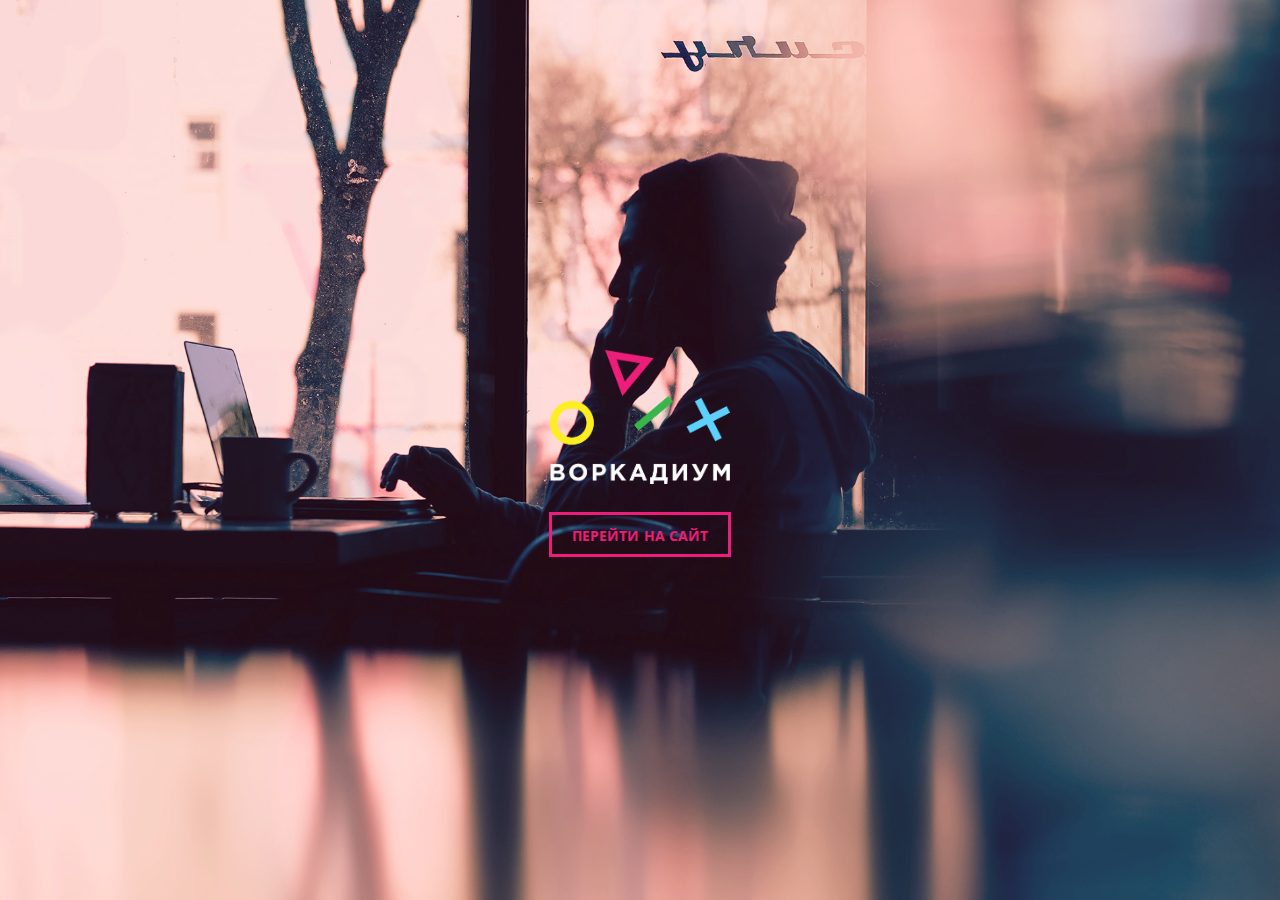
<file: index.html>
<!DOCTYPE html>
<html lang="en">
<head>
  <!--[if lt IE 8]>
    <p class="browserhappy">
      Ваш браузер <strong>устарел</strong>. Пожалуйста, <a href="https://browsehappy.com">обновите</a> его!
    </p>
  <![endif]-->
  <meta charset="UTF-8">
  <meta name="viewport" content="width=1080">
  <meta http-equiv="X-UA-Compatible" content="ie=edge">
  <link rel="stylesheet" href="../css/normalize.css">
  <link href="img/favicon.ico" rel="icon" type="image/x-icon" />
  <link href="https://fonts.googleapis.com/css?family=Open+Sans:400,700&amp;subset=cyrillic" rel="stylesheet">
  <link rel="stylesheet" href="css/app.css">
  <title>Интро</title>
</head>
<body>
  <div class="wrapper wrapper_intro">
    <div class="overlay"></div>
    <div class="workadium">
      <img src="../img/logo-intro.png" alt="logo" class="workadium__logo">
      <a href="main" class="workadium__button">Перейти на сайт</a>
    </div>
  </div>
  </div>

</body>
</html>
</file>
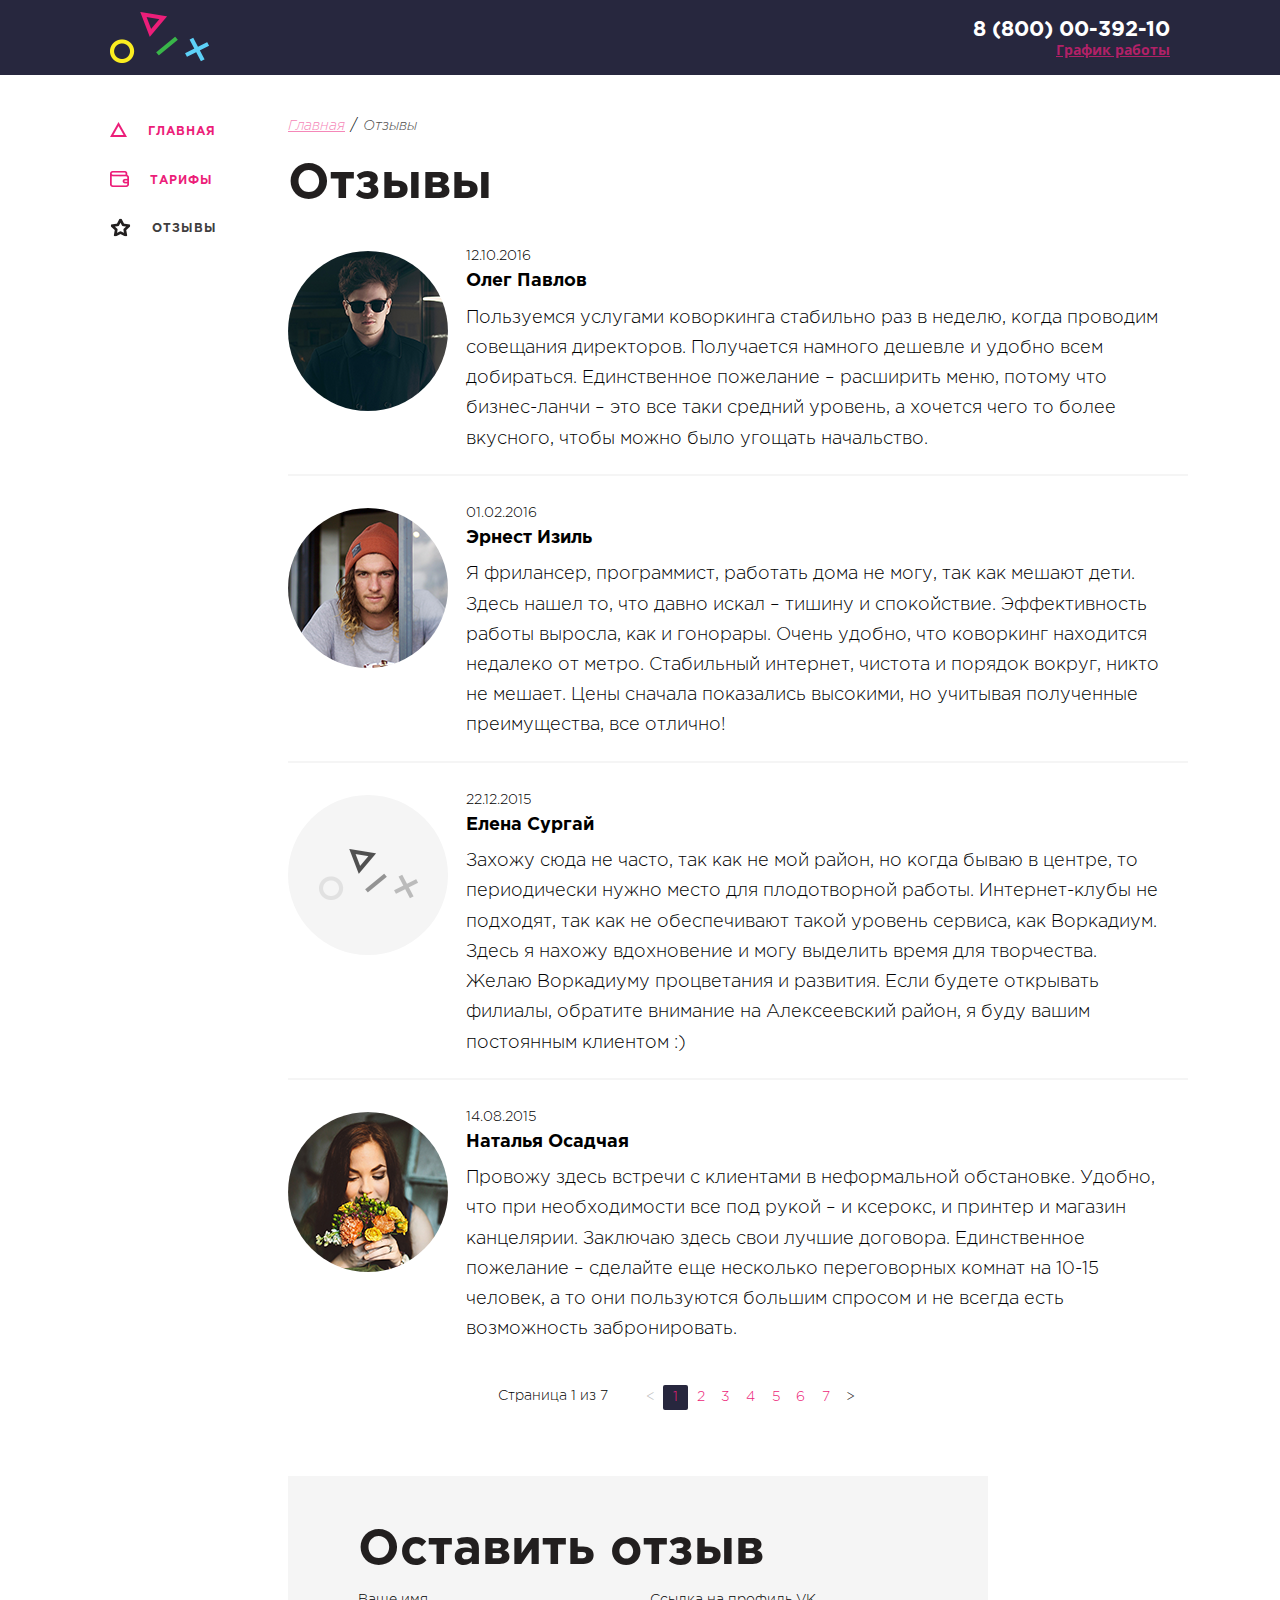
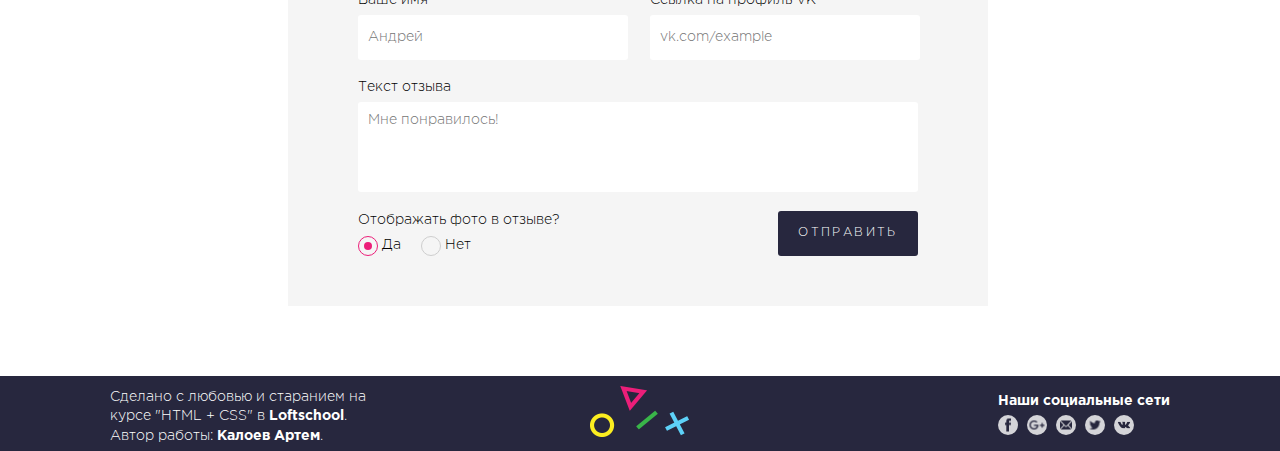
<file: feed/index.html>
<!DOCTYPE html>
<html lang="en">
<head>
  <!--[if lt IE 8]>
    <p class="browserhappy">
      Ваш браузер <strong>устарел</strong>. Пожалуйста, <a href="https://browsehappy.com">обновите</a> его!
    </p>
  <![endif]-->
  <meta charset="UTF-8">
  <meta name="viewport" content="width=1080">
  <meta http-equiv="X-UA-Compatible" content="ie=edge">
  <link rel="stylesheet" href="../css/normalize.css">
  <link href="../img/favicon.ico" rel="icon" type="image/x-icon"/>
  <link href="https://fonts.googleapis.com/css?family=Open+Sans:400,700&amp;subset=cyrillic" rel="stylesheet">
  <link rel="stylesheet" href="../css/app.css">
  <title>Отзывы</title>
</head>
<body>
  <div class="wrapper">
    <header>
      <div class="container">
        <a href="../main" class="logo">
          <img src="../img/logo-fig.png" alt="logo__img" class="logo">
        </a>
        <address class="contacts">
          <div class="contacts__number">8 (800) 00-392-10</div>
          <div class="contacts__schedule clearfix">
            <a href="#" class="contacts__schedule-link">
              <span class="contacts__schedule-text">График работы</span>
              <div class="contacts__dropdown">
                <div class="contacts__dropdown-text contacts__dropdown-text_special">пн-вс: 09:00-20:00</div>
                <div class="contacts__dropdown-text">обед: 14:00-14:30</div>
                <div class="contacts__dropdown-triangle"></div>
              </div>
            </a>
          </div>

        </address>
      </div>
    </header>

    <section>
      <div class="container">
        <aside class="sidebar">
          <ul class="navigation">
            <li class="navigation__item">
              <a href="../main" class="navigation__link">
                <div class="navigation__icon navigation__icon_main"></div>
                <div class="navigation__title">Главная</div>
              </a>
            </li>
            <li class="navigation__item">
              <a href="../rates" class="navigation__link">
                <div class="navigation__icon navigation__icon_rates"></div>
                <div class="navigation__title">Тарифы</div>
              </a>
            </li>
            <li class="navigation__item">
              <a href="../feed" class="navigation__link navigation__link_current">
                <div class="navigation__icon navigation__icon_feed"></div>
                <div class="navigation__title">Отзывы</div>
              </a>
            </li>
          </ul>
        </aside>
        <main class="content content_feed">
          <div class="section">
            <ul class="breadcrumps">
              <li class="breadcrumps__item">
                <a href="../main" class="breadcrumps__link">Главная</a>
              </li>
              <li class="breadcrumps__item">
                <a href="#" class="breadcrumps__link breadcrumps__link_current">Отзывы</a>
              </li>
            </ul>
            <h1 class="heading">
              Отзывы
            </h1>
              <ul class="reviews">
                <li class="reviews__item">
                  <div class="reviews__avatar" style="background-image:url(../img/feed-avatars/avatar1.png)">
                    <img alt="avatar" src="../img/feed-avatars/avatar1.png" class="reviews__img">
                  </div>
                  <div class="reviews__description">
                    <div class="reviews__date">12.10.2016</div>
                    <div class="reviews__name">Олег Павлов</div>
                    <div class="reviews__text">Пользуемся услугами коворкинга стабильно раз в неделю, когда проводим совещания директоров. Получается намного дешевле и удобно всем добираться. Единственное пожелание – расширить меню, потому что бизнес-ланчи – это все таки средний уровень, а хочется чего то более вкусного, чтобы можно было угощать начальство.</div>
                  </div>
                </li>
                <li class="reviews__item">
                  <div class="reviews__avatar" style="background-image:url(../img/feed-avatars/avatar2.png)">
                    <img alt="avatar" src="../img/feed-avatars/avatar2.png" class="reviews__img">
                  </div>
                  <div class="reviews__description">
                    <div class="reviews__date">01.02.2016</div>
                    <div class="reviews__name">Эрнест Изиль</div>
                    <div class="reviews__text">Я фрилансер, программист, работать дома не могу, так как мешают дети. Здесь нашел то, что давно искал – тишину и спокойствие. Эффективность работы выросла, как и гонорары. Очень удобно, что коворкинг находится недалеко от метро. Стабильный интернет, чистота и порядок вокруг, никто не мешает. Цены сначала показались высокими, но учитывая полученные преимущества, все отлично!</div>
                  </div>
                </li>
                <li class="reviews__item">
                  <div class="reviews__avatar reviews__avatar_default" style="background-image:url(../img/logo-fig.png)">
                    <img alt="avatar" src="../img/logo-fig.png" class="reviews__img">
                  </div>
                  <div class="reviews__description">
                    <div class="reviews__date">22.12.2015</div>
                    <div class="reviews__name">Елена Сургай</div>
                    <div class="reviews__text">Захожу сюда не часто, так как не мой район, но когда бываю в центре, то периодически нужно место для плодотворной работы. Интернет-клубы не подходят, так как не обеспечивают такой уровень сервиса, как Воркадиум. Здесь я нахожу вдохновение и могу выделить время для творчества. Желаю Воркадиуму процветания и развития. Если будете открывать филиалы, обратите внимание на Алексеевский район, я буду вашим постоянным клиентом :) </div>
                  </div>
                </li>
                <li class="reviews__item">
                  <div class="reviews__avatar" style="background-image:url(../img/feed-avatars/avatar4.png)">
                    <img alt="avatar" src="../img/feed-avatars/avatar4.png" class="reviews__img">
                  </div>
                  <div class="reviews__description">
                    <div class="reviews__date">14.08.2015</div>
                    <div class="reviews__name">Наталья Осадчая</div>
                    <div class="reviews__text">Провожу здесь встречи с клиентами в неформальной обстановке. Удобно, что при необходимости все под рукой – и ксерокс, и принтер и магазин канцелярии. Заключаю здесь свои лучшие договора. Единственное пожелание – сделайте еще несколько переговорных комнат на 10-15 человек, а то они пользуются большим спросом и не всегда есть возможность забронировать.</div>
                  </div>
                </li>
              </ul>
              <div class="pages">
                <div class="pages__title">Страница 1 из 7</div>
                <!-- <div class="angle angle_first"></div> -->
                <ul class="pages__list">
                  <li class="pages__item pages__item_angle">
                    <a href="" class="pages__link pages__link_angle">
                      <span class="pages__link-text pages__link-text_angle pages__last"><</span>
                    </a>
                  </li>
                  <li class="pages__item pages__item_first pages__item_active">
                    <a href="" class="pages__link">
                      <span class="pages__link-text">1</span>
                    </a>
                  </li>
                  <li class="pages__item">
                    <a href="" class="pages__link">
                      <span class="pages__link-text">2</span>
                    </a>
                  </li>
                  <li class="pages__item">
                    <a href="" class="pages__link">
                      <span class="pages__link-text">3</span>
                    </a>
                  </li>
                  <li class="pages__item">
                    <a href="" class="pages__link">
                      <span class="pages__link-text">4</span>
                    </a>
                  </li><li class="pages__item">
                    <a href="" class="pages__link">
                      <span class="pages__link-text">5</span>
                    </a>
                  </li><li class="pages__item">
                    <a href="" class="pages__link">
                      <span class="pages__link-text">6</span>
                    </a>
                  </li>
                  <li class="pages__item">
                    <a href="" class="pages__link ">
                      <span class="pages__link-text">7</span>
                    </a>
                  </li>
                  <li class="pages__item pages__item_angle">
                    <a href="" class="pages__link pages__link_angle">
                      <span class="pages__link-text pages__link-text_angle">></span>
                    </a>
                  </li>
                </ul>
                <!-- <div class="pages__angle angle_last"></div> -->
              </div>
              <form class="form">
                <h2 class="form__title">Оставить отзыв</h2>
                  <ul class="form__input-list clearfix">
                    <li class="form__input-item">
                      <label class="form__label">
                        <div class="form__input-title">Ваше имя</div>
                        <input type="text" name="name" class="form__input-text" placeholder="Андрей"></input>
                      </label>
                    </li>
                    <li class="form__input-item">
                      <label class="form__label">
                        <div class="form__input-title">Ссылка на профиль VK</div>
                        <input type="text" name="vk-href" class="form__input-text" placeholder="vk.com/example"></input>
                      </label>
                    </li>
                  </ul>
                  <div class="form__review">
                    <label class="form__label">
                      <div class="form__input-title">Текст отзыва</div>
                      <textarea name="feed" class="form__input-text form__input-text_review" placeholder="Мне понравилось!"></textarea>
                    </label>
                  </div>
                  <div class="form__buttons clearfix">
                    <div class="form__radio">
                      <div class="form__input-title">Отображать фото в отзыве?</div>
                      <ul class="form__radio-list clearfix">
                        <li class="form__radio-item">
                          <label class="form__label">
                            <input type="radio" name="radio" class="form__radio-button" checked></input>
                            <div class="form__radio-fake"></div>
                            <span>Да</span>
                          </label>
                        </li>
                        <li class="form__radio-item">
                          <label class="form__label">
                            <input type="radio" name="radio" class="form__radio-button"></input>
                            <div class="form__radio-fake"></div>
                            <span>Нет</span>
                          </label>
                        </li>
                      </ul>
                    </div>
                    <input type="submit" value="Отправить"class="form__finish"></input>
                  </div>
              </form>
          </div>
        </main>
      </div>
    </section>
</div>
    <footer>
      <div class="container">
        <div class="footer__col footer__col_left">
          <div class="authors">
            Сделано с любовью и старанием на курсе "HTML + CSS" в <b>Loftschool</b>. Автор работы: <b>Калоев Артем</b>.
          </div>
        </div>
        <div class="footer__col footer__col_center">
          <a href="../main" class="lofof">
            <img src="../img/logo-fig.png" alt="logo" class="logof">
          </a>
        </div>
        <div class="footer__col footer__col_right">
          <div class="social">
            <div class="social__label">
              Наши социальные сети
            </div>
            <ul class="social__list">
              <li class="social__item">
                <a href="https://vk.com" class="social__link">Vkontakte
                  <i class="social__icon social__icon_vk"></i>
                </a>
              </li>
              <li class="social__item">
                <a href="https://facebook.com/" class="social__link">Facebook
                  <i class="social__icon social__icon_fb"></i>
                </a>
              </li>
              <li class="social__item">
                <a href="https://plus.google.com" class="social__link">Google+
                  <i class="social__icon social__icon_google"></i>
                </a>
              </li>
              <li class="social__item">
                <a href="https://twitter.com" class="social__link">Twitter
                  <i class="social__icon social__icon_tw"></i>
                </a>
              </li>
              <li class="social__item">
                <a href="mailto:mail@example.com" class="social__link">Email
                  <i class="social__icon social__icon_mail"></i>
                </a>
              </li>
            </ul>
          </div>
        </div>
      </div>
    </footer>

</body>
</html>
</file>
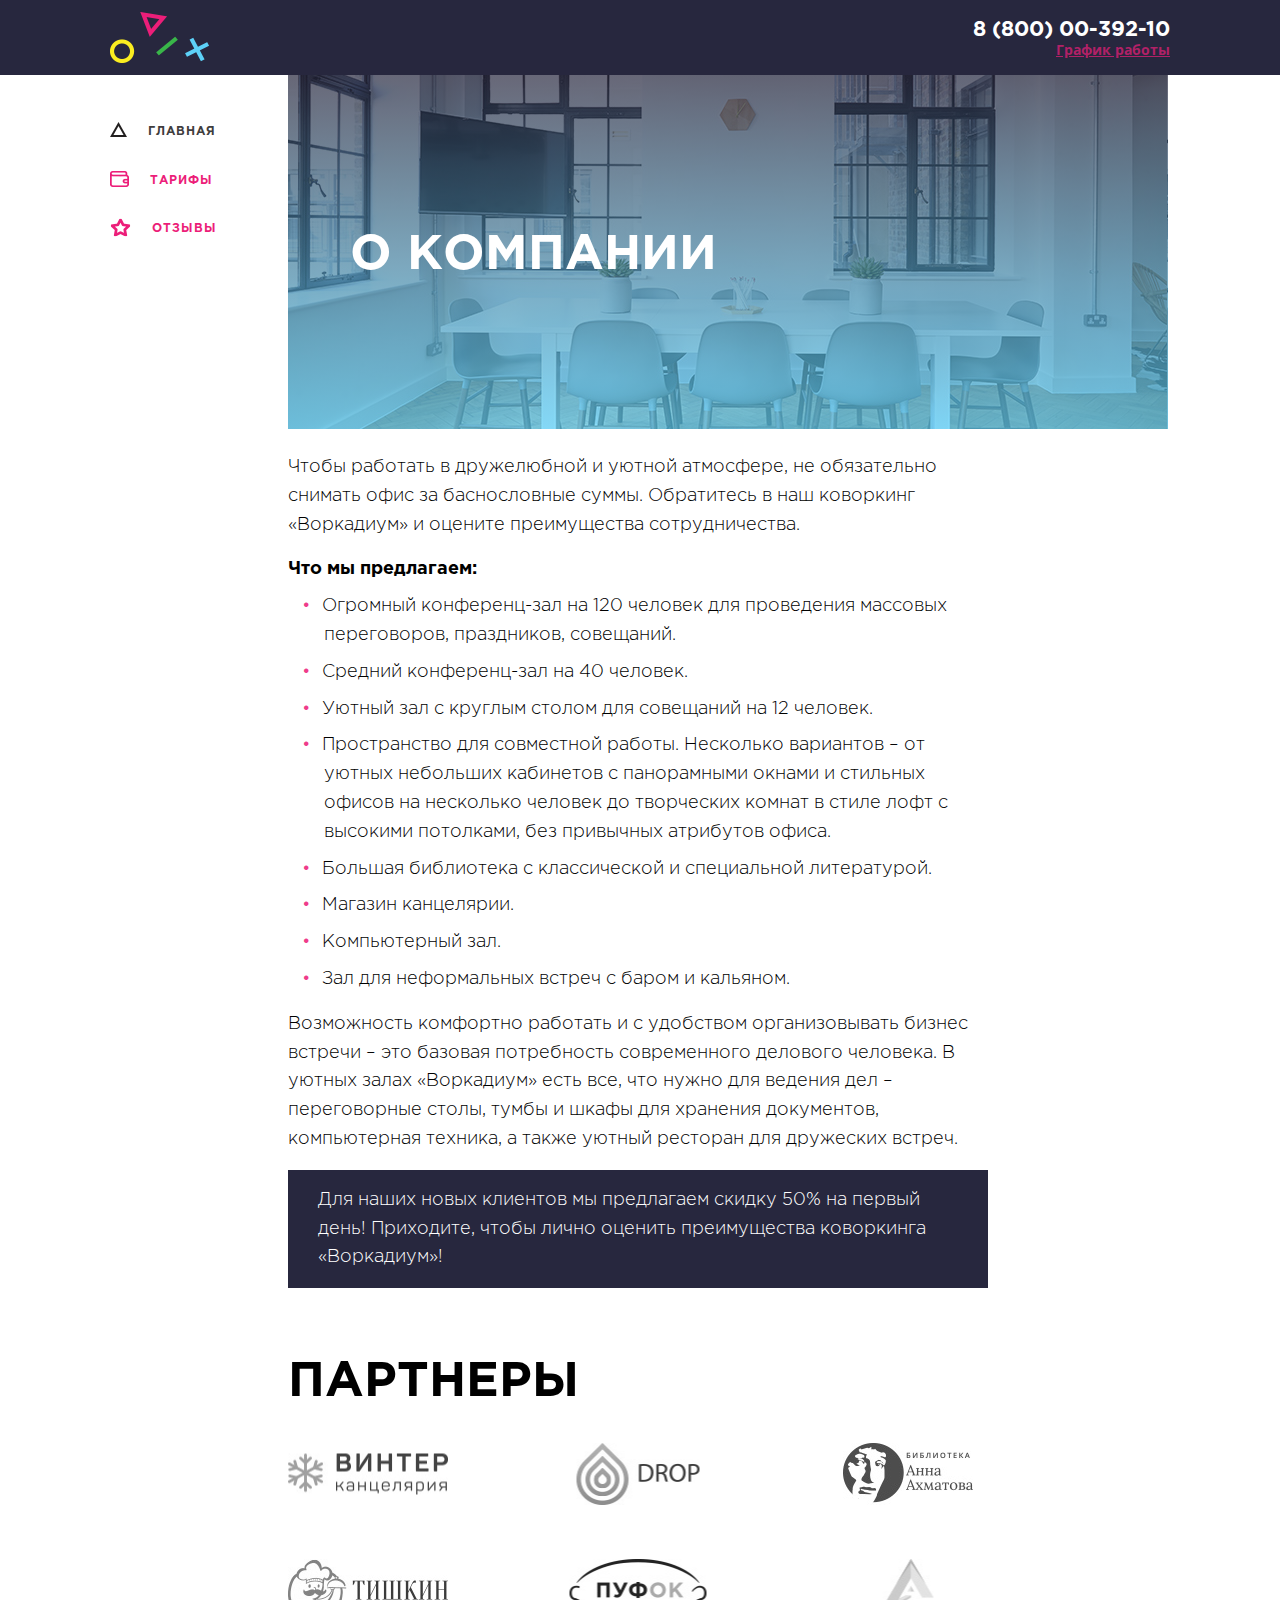
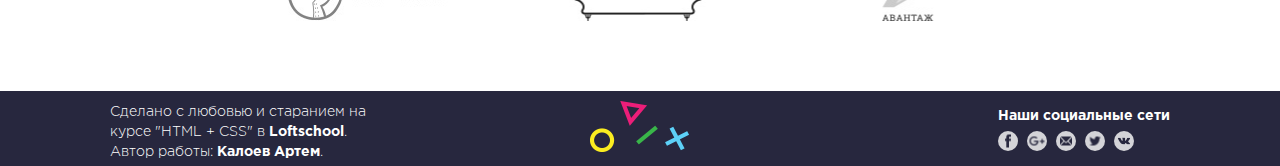
<file: main/index.html>
<!DOCTYPE html>
<html lang="en">
<head>
  <!--[if lt IE 8]>
    <p class="browserhappy">
      Ваш браузер <strong>устарел</strong>. Пожалуйста, <a href="https://browsehappy.com">обновите</a> его!
    </p>
  <![endif]-->
  <meta charset="UTF-8">
  <meta name="viewport" content="width=1080">
  <meta http-equiv="X-UA-Compatible" content="ie=edge">
  <link rel="stylesheet" href="../css/normalize.css">
  <link href="../img/favicon.ico" rel="icon" type="image/x-icon"/>
  <link href="https://fonts.googleapis.com/css?family=Open+Sans:400,700&amp;subset=cyrillic" rel="stylesheet">
  <link rel="stylesheet" href="../css/app.css">
  <title>Главная</title>
</head>
<body>
  <div class="wrapper">
    <header>
      <div class="container">
        <a href="" class="logo">
          <img src="../img/logo-fig.png" alt="logo__img" class="logo">
        </a>
        <address class="contacts">
          <div class="contacts__number">
            8 (800) 00-392-10
          </div>
          <div class="contacts__schedule clearfix">
            <a href="#" class="contacts__schedule-link">
              <span class="contacts__schedule-text">График работы</span>
              <div class="contacts__dropdown">
                <div class="contacts__dropdown-text contacts__dropdown-text_special">пн-вс: 09:00-20:00</div>
                <div class="contacts__dropdown-text">обед: 14:00-14:30</div>
                <div class="contacts__dropdown-triangle"></div>
              </div>
            </a>
          </div>
        </address>
      </div>
    </header>

    <section>
      <div class="container">
        <aside class="sidebar">
          <ul class="navigation">
            <li class="navigation__item">
              <a href="../main" class="navigation__link navigation__link_current">
                <div class="navigation__icon navigation__icon_main"></div>
                <div class="navigation__title">Главная</div>
              </a>
            </li>
            <li class="navigation__item">
              <a href="../rates" class="navigation__link">
                <div class="navigation__icon navigation__icon_rates"></div>
                <div class="navigation__title">Тарифы</div>
              </a>
            </li>
            <li class="navigation__item">
              <a href="../feed" class="navigation__link">
                <div class="navigation__icon navigation__icon_feed"></div>
                <div class="navigation__title">Отзывы</div>
              </a>
            </li>
          </ul>
        </aside>
        <main class="content content_main">
          <div class="banner">
            <div class="banner__overlay"></div>
            <h2 class="banner__text">О компании</h2>
          </div>
          <div class="section">
            <div class="intro">
              <div class="offer">
                <div class="offer__text">
                  <p>Чтобы работать в дружелюбной и уютной атмосфере, не обязательно снимать офис за баснословные суммы. Обратитесь в наш коворкинг «Воркадиум» и оцените преимущества сотрудничества.</p>
                  <p><b>Что мы предлагаем:</b></p>
                  <ul>
                    <li>Огромный конференц-зал на 120 человек для проведения массовых переговоров, праздников, совещаний.</li>
                    <li>Средний конференц-зал на 40 человек.</li>
                    <li>Уютный зал с круглым столом для совещаний на 12 человек.</li>
                    <li>Пространство для совместной работы. Несколько вариантов – от уютных небольших кабинетов с панорамными окнами и стильных офисов на несколько человек до творческих комнат в стиле лофт с высокими потолками, без привычных атрибутов офиса.</li>
                    <li>Большая библиотека с классической и специальной литературой.</li>
                    <li>Магазин канцелярии.</li>
                    <li>Компьютерный зал.</li>
                    <li>Зал для неформальных встреч с баром и кальяном.</li>
                  </ul>
                  <p>Возможность комфортно работать и с удобством организовывать бизнес встречи – это базовая потребность современного делового человека. В уютных залах «Воркадиум» есть все, что нужно для ведения дел – переговорные столы, тумбы и шкафы для хранения документов, компьютерная техника, а также уютный ресторан для дружеских встреч.</p>
                </div>
                <div class="offer__text offer__text_special">
                  <p>
                    Для наших новых клиентов мы предлагаем скидку 50% на первый день! Приходите, чтобы лично оценить преимущества коворкинга «Воркадиум»!
                  </p>
                </div>
              </div>
              <div class="partners">
                <h2 class="partners__title">Партнеры</h2>
                <ul class="partners__list">
                <li class="partners__item">
                  <a href="#" class="partners__link">
                    <img src="../img/main-logos/logo-1.jpg" alt="vinter" class="partners__img">
                  </a>
                </li>
                <li class="partners__item">
                  <a href="#" class="partners__link">
                    <img src="../img/main-logos/logo-2.jpg" alt="drop" class="partners__img">
                  </a>
                </li>
                <li class="partners__item">
                  <a href="#" class="partners__link">
                    <img src="../img/main-logos/logo-3.jpg" alt="library" class="partners__img">
                  </a>
                </li>
                <li class="partners__item">
                  <a href="#" class="partners__link">
                    <img src="../img/main-logos/logo-4.jpg" alt="tishkin" class="partners__img">
                  </a>
                </li>
                <li class="partners__item">
                  <a href="#" class="partners__link">
                    <img src="../img/main-logos/logo-5.jpg" alt="pufok" class="partners__img">
                  </a>
                </li>
                <li class="partners__item">
                  <a href="#" class="partners__link">
                   <img src="../img/main-logos/logo-6.jpg" alt="avantage" class="partners__img">
                  </a>
                </li>
              </ul>
              </div>
            </div>
          </div>
        </main>
      </div>
    </section>
</div>
    <footer>
      <div class="container">
        <div class="footer__col footer__col_left">
          <div class="authors">
            Сделано с любовью и старанием на курсе "HTML + CSS" в <b>Loftschool</b>. Автор работы: <b>Калоев Артем</b>.
          </div>
        </div>
        <div class="footer__col footer__col_center">
          <a href="" class="logof">
            <img src="../img/logo-fig.png" alt="logo" class="logof">
          </a>
        </div>
        <div class="footer__col footer__col_right">
          <div class="social">
            <div class="social__label">
              Наши социальные сети
            </div>
            <ul class="social__list">
              <li class="social__item">
                <a href="https://vk.com" class="social__link">Vkontakte
                  <i class="social__icon social__icon_vk"></i>
                </a>
              </li>
              <li class="social__item">
                <a href="https://facebook.com/" class="social__link">Facebook
                  <i class="social__icon social__icon_fb"></i>
                </a>
              </li>
              <li class="social__item">
                <a href="https://plus.google.com" class="social__link">Google+
                  <i class="social__icon social__icon_google"></i>
                </a>
              </li>
              <li class="social__item">
                <a href="https://twitter.com" class="social__link">Twitter
                  <i class="social__icon social__icon_tw"></i>
                </a>
              </li>
              <li class="social__item">
                <a href="mailto:mail@example.com" class="social__link">Email
                  <i class="social__icon social__icon_mail"></i>
                </a>
              </li>
            </ul>
          </div>
        </div>
      </div>
    </footer>

</body>
</html>
</file>
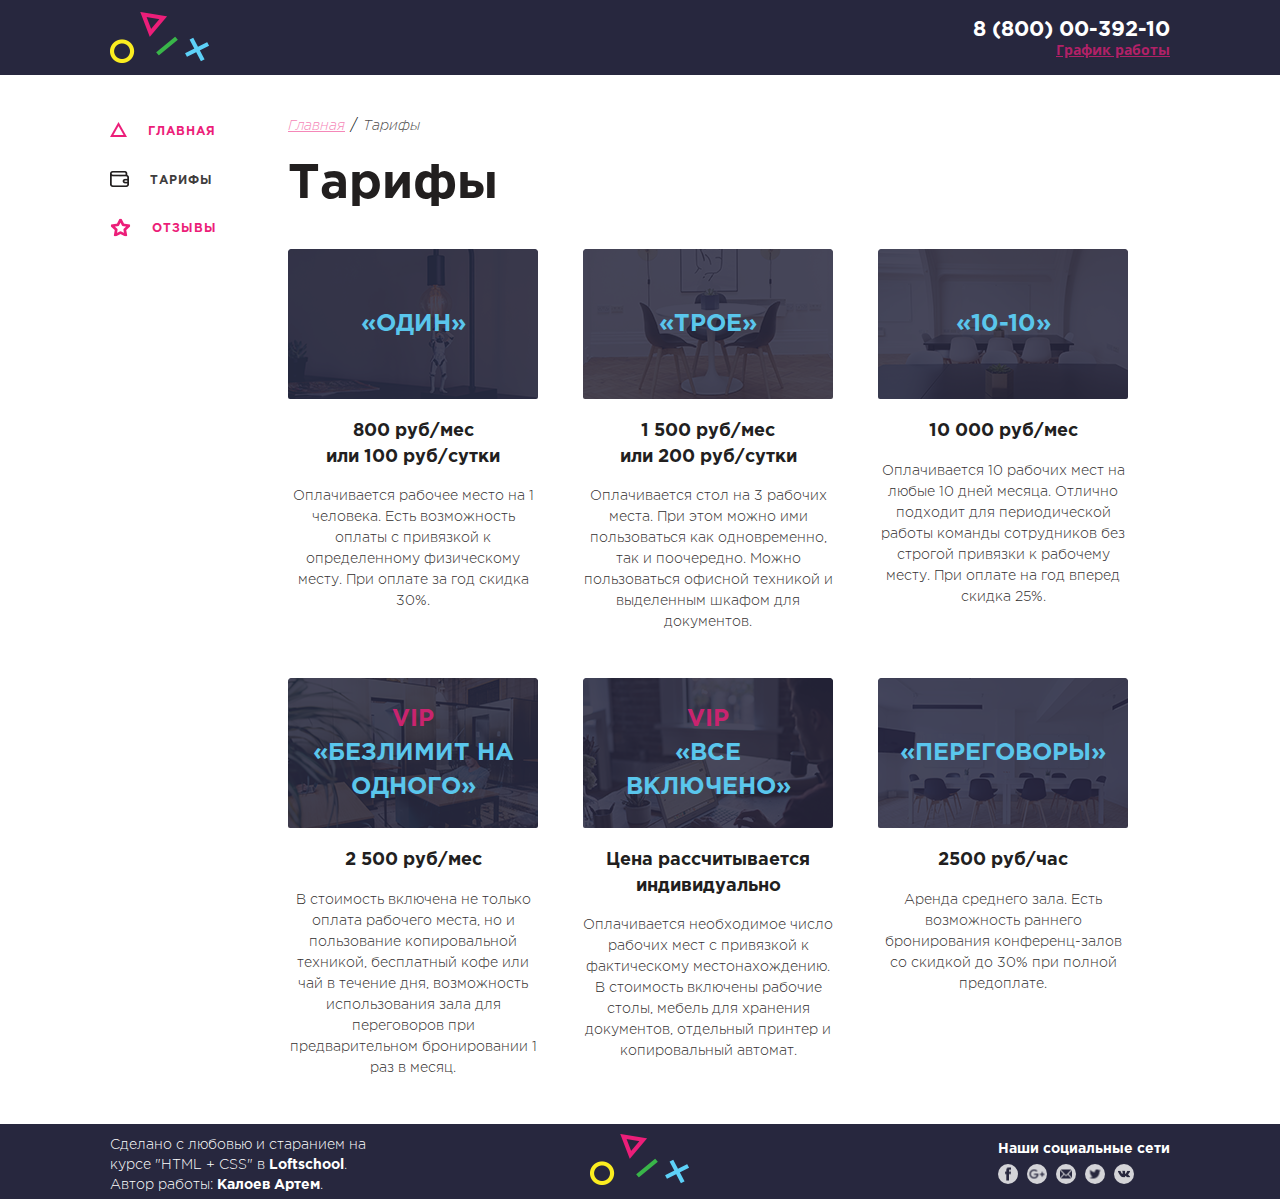
<file: rates/index.html>
<!DOCTYPE html>
<html lang="en">
<head>
  <!--[if lt IE 8]>
    <p class="browserhappy">
      Ваш браузер <strong>устарел</strong>. Пожалуйста, <a href="https://browsehappy.com">обновите</a> его!
    </p>
  <![endif]-->
  <meta charset="UTF-8">
  <meta name="viewport" content="width=1080">
  <meta http-equiv="X-UA-Compatible" content="ie=edge">
  <link rel="stylesheet" href="../css/normalize.css">
  <link href="../img/favicon.ico" rel="icon" type="image/x-icon" />
  <link href="https://fonts.googleapis.com/css?family=Open+Sans:400,700&amp;subset=cyrillic" rel="stylesheet">
  <link rel="stylesheet" href="../css/app.css">
  <title>Тарифы</title>
</head>
<body>
  <div class="wrapper">
    <header>
      <div class="container">
        <a href="../main" class="logo">
          <img src="../img/logo-fig.png" alt="logo__img" class="logo">
        </a>
        <address class="contacts">
          <div class="contacts__number">
            8 (800) 00-392-10
          </div>
          <div class="contacts__schedule clearfix">
            <a href="#" class="contacts__schedule-link">
              <span class="contacts__schedule-text">График работы</span>
              <div class="contacts__dropdown">
                <div class="contacts__dropdown-text contacts__dropdown-text_special">пн-вс: 09:00-20:00</div>
                <div class="contacts__dropdown-text">обед: 14:00-14:30</div>
                <div class="contacts__dropdown-triangle"></div>
              </div>
            </a>
          </div>
        </address>
      </div>
    </header>

    <section>
      <div class="container">
        <aside class="sidebar">
          <ul class="navigation">
            <li class="navigation__item">
              <a href="../main" class="navigation__link">
                <div class="navigation__icon navigation__icon_main"></div>
                <div class="navigation__title">Главная</div>
              </a>
            </li>
            <li class="navigation__item">
              <a href="../rates" class="navigation__link navigation__link_current">
                <div class="navigation__icon navigation__icon_rates"></div>
                <div class="navigation__title">Тарифы</div>
              </a>
            </li>
            <li class="navigation__item">
              <a href="../feed" class="navigation__link">
                <div class="navigation__icon navigation__icon_feed"></div>
                <div class="navigation__title">Отзывы</div>
              </a>
            </li>
          </ul>
        </aside>
        <main class="content content_rates">
          <div class="section">
            <ul class="breadcrumps">
              <li class="breadcrumps__item">
                <a href="../main" class="breadcrumps__link">Главная</a>
              </li>
              <li class="breadcrumps__item">
                <a href="#" class="breadcrumps__link breadcrumps__link_current">Тарифы</a>
              </li>
            </ul>
            <h1 class="heading">
              Тарифы
            </h1>
            <ul class="rates">
              <li class="rates__item">
                <div class="rates__picture rates__picture_pic-first">
                  «ОДИН»
                </div>
                <div class="rates__text">
                  <div class="rates__price">
                    800 руб/мес <br> или 100 руб/сутки
                  </div>
                  <div class="rates__description">
                    Оплачивается рабочее место на 1 человека. Есть возможность оплаты с привязкой к определенному физическому месту. При оплате за год скидка 30%.
                  </div>
                </div>
              </li>
              <li class="rates__item">
                <div class="rates__picture rates__picture_pic-second">
                  «ТРОЕ»
                </div>
                <div class="rates__text">
                  <div class="rates__price">
                    1 500 руб/мес <br> или 200 руб/сутки
                  </div>
                  <div class="rates__description">
                    Оплачивается стол на 3 рабочих места. При этом можно ими пользоваться как одновременно, так и поочередно. Можно пользоваться офисной техникой и выделенным шкафом для документов.
                  </div>
                </div>
              </li>
              <li class="rates__item">
                <div class="rates__picture rates__picture_pic-third">
                  «10-10»
                </div>
                <div class="rates__text">
                  <div class="rates__price">
                    10 000 руб/мес
                  </div>
                  <div class="rates__description">
                    Оплачивается 10 рабочих мест на любые 10 дней месяца. Отлично подходит для периодической работы команды сотрудников без строгой привязки к рабочему месту. При оплате на год вперед скидка 25%.
                  </div>
                </div>
              </li>
              <li class="rates__item">
                <div class="rates__picture rates__picture_pic-fourth">
                  <span class="rates__vip">VIP</span>
                  <br>
                  «БЕЗЛИМИТ НА ОДНОГО»
                </div>
                <div class="rates__text">
                  <div class="rates__price">
                    2 500 руб/мес
                  </div>
                  <div class="rates__description">
                    В стоимость включена не только оплата рабочего места, но и пользование копировальной техникой, бесплатный кофе или чай в течение дня, возможность использования зала для переговоров при предварительном бронировании 1 раз в месяц.
                  </div>
                </div>
              </li>
              <li class="rates__item">
                <div class="rates__picture rates__picture_pic-fifth">
                  <span class="rates__vip">VIP</span>
                  <br>
                  «ВСЕ <br> ВКЛЮЧЕНО»
                </div>
                <div class="rates__text">
                  <div class="rates__price">
                    Цена рассчитывается индивидуально
                  </div>
                  <div class="rates__description">
                    Оплачивается необходимое число рабочих мест с привязкой к фактическому местонахождению. В стоимость включены рабочие столы, мебель для хранения документов, отдельный принтер и копировальный автомат.
                  </div>
                </div>
              </li>
              <li class="rates__item">
                <div class="rates__picture rates__picture_pic-sixth">
                  «ПЕРЕГОВОРЫ»
                </div>
                <div class="rates__text">
                  <div class="rates__price">
                    2500 руб/час
                  </div>
                  <div class="rates__description">
                    Аренда среднего зала. Есть возможность раннего бронирования конференц-залов со скидкой до 30% при полной предоплате.
                  </div>
                </div>
              </li>
            </ul>
          </div>
        </main>
      </div>
    </section>
</div>
    <footer>
      <div class="container">
        <div class="footer__col footer__col_left">
          <div class="authors">
            Сделано с любовью и старанием на курсе "HTML + CSS" в <b>Loftschool</b>. Автор работы: <b>Калоев Артем</b>.
          </div>
        </div>
        <div class="footer__col footer__col_center">
          <a href="../main" class="lofof">
            <img src="../img/logo-fig.png" alt="logo" class="logof">
          </a>
        </div>
        <div class="footer__col footer__col_right">
          <div class="social">
            <div class="social__label">
              Наши социальные сети
            </div>
            <ul class="social__list">
              <li class="social__item">
                <a href="https://vk.com" class="social__link">Vkontakte
                  <i class="social__icon social__icon_vk"></i>
                </a>
              </li>
              <li class="social__item">
                <a href="https://facebook.com/" class="social__link">Facebook
                  <i class="social__icon social__icon_fb"></i>
                </a>
              </li>
              <li class="social__item">
                <a href="https://plus.google.com" class="social__link">Google+
                  <i class="social__icon social__icon_google"></i>
                </a>
              </li>
              <li class="social__item">
                <a href="https://twitter.com" class="social__link">Twitter
                  <i class="social__icon social__icon_tw"></i>
                </a>
              </li>
              <li class="social__item">
                <a href="mailto:mail@example.com" class="social__link">Email
                  <i class="social__icon social__icon_mail"></i>
                </a>
              </li>
            </ul>
          </div>
        </div>
      </div>
    </footer>

</body>
</html>
</file>
<file: css/app.css>
/*Глобальный стиль, стиль настройки Layout*/
@import "block/setup.css";

/*Подключение стилей блоков*/
@import "block/header.css";
@import "block/footer.css";
@import "block/sidebar.css";
@import "block/intro.css";
@import "block/main.css";
@import "block/rates.css";
@import "block/feed.css";
</file>
